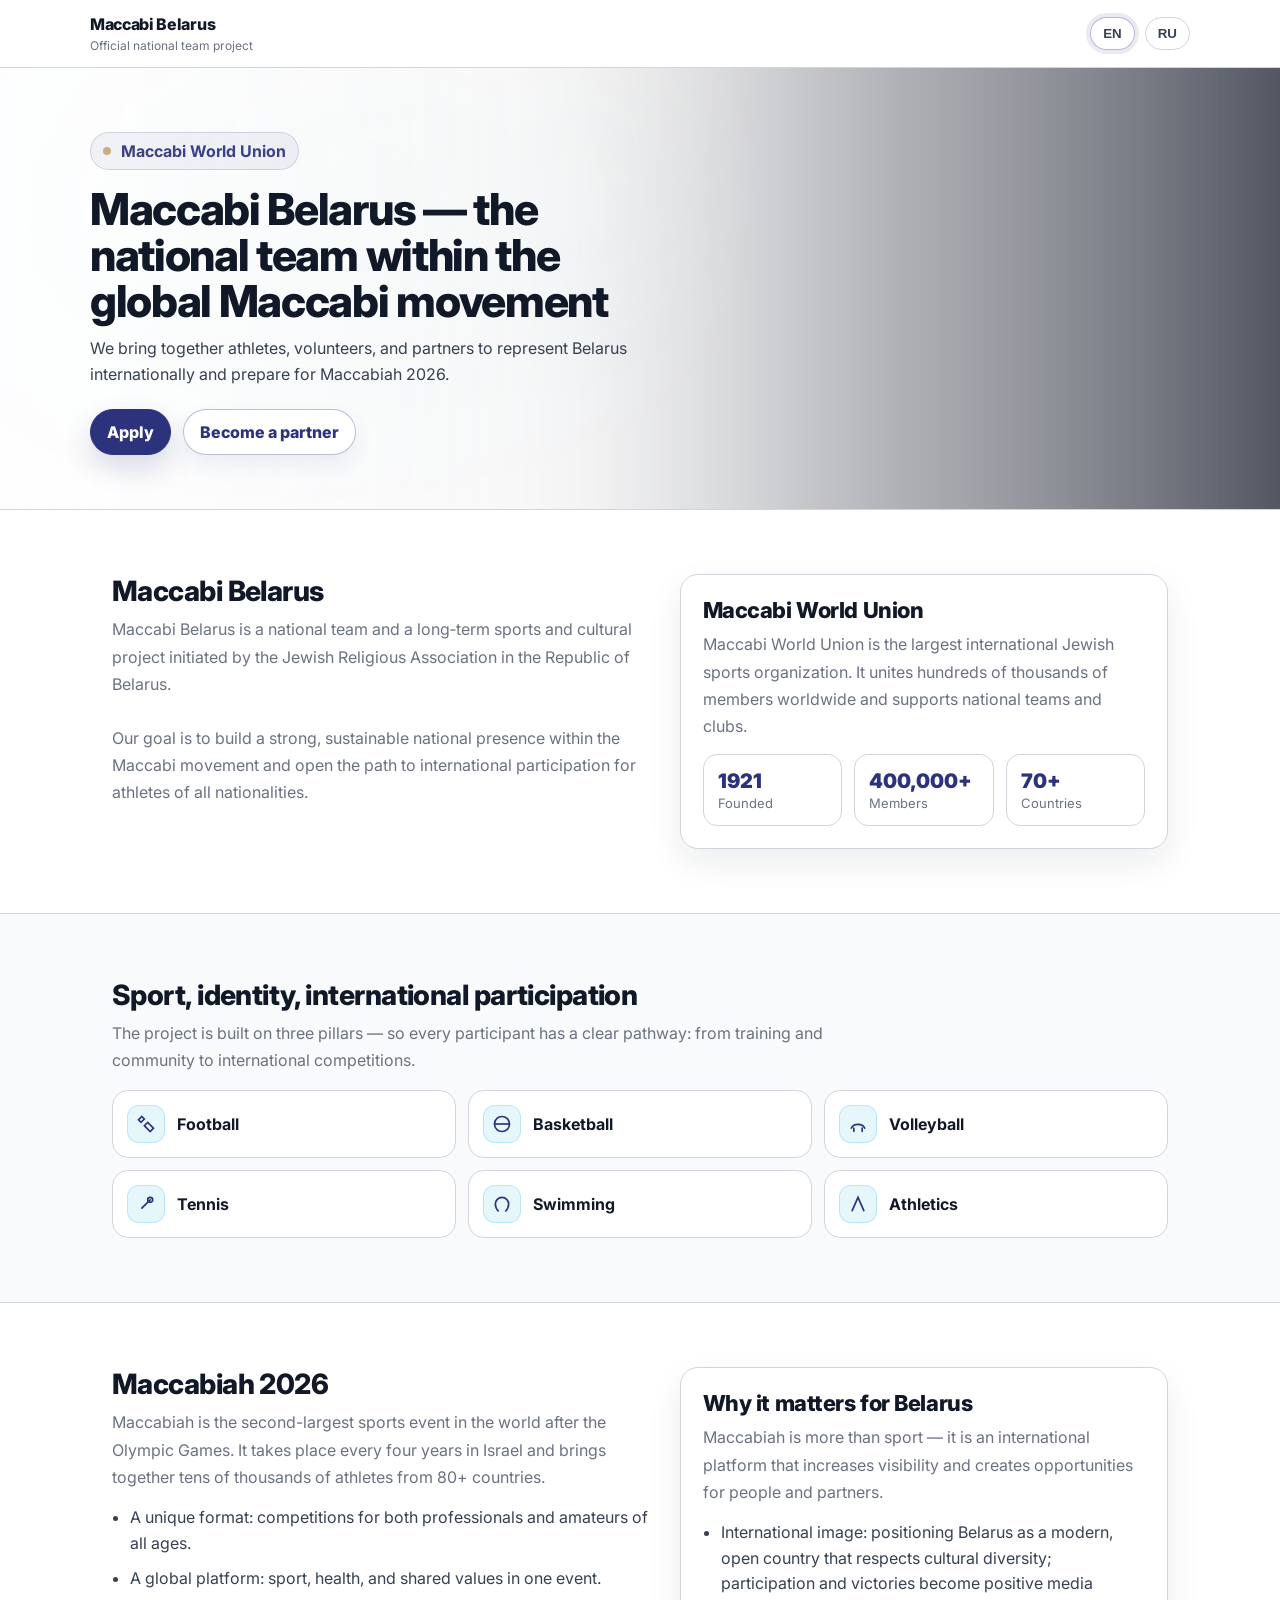
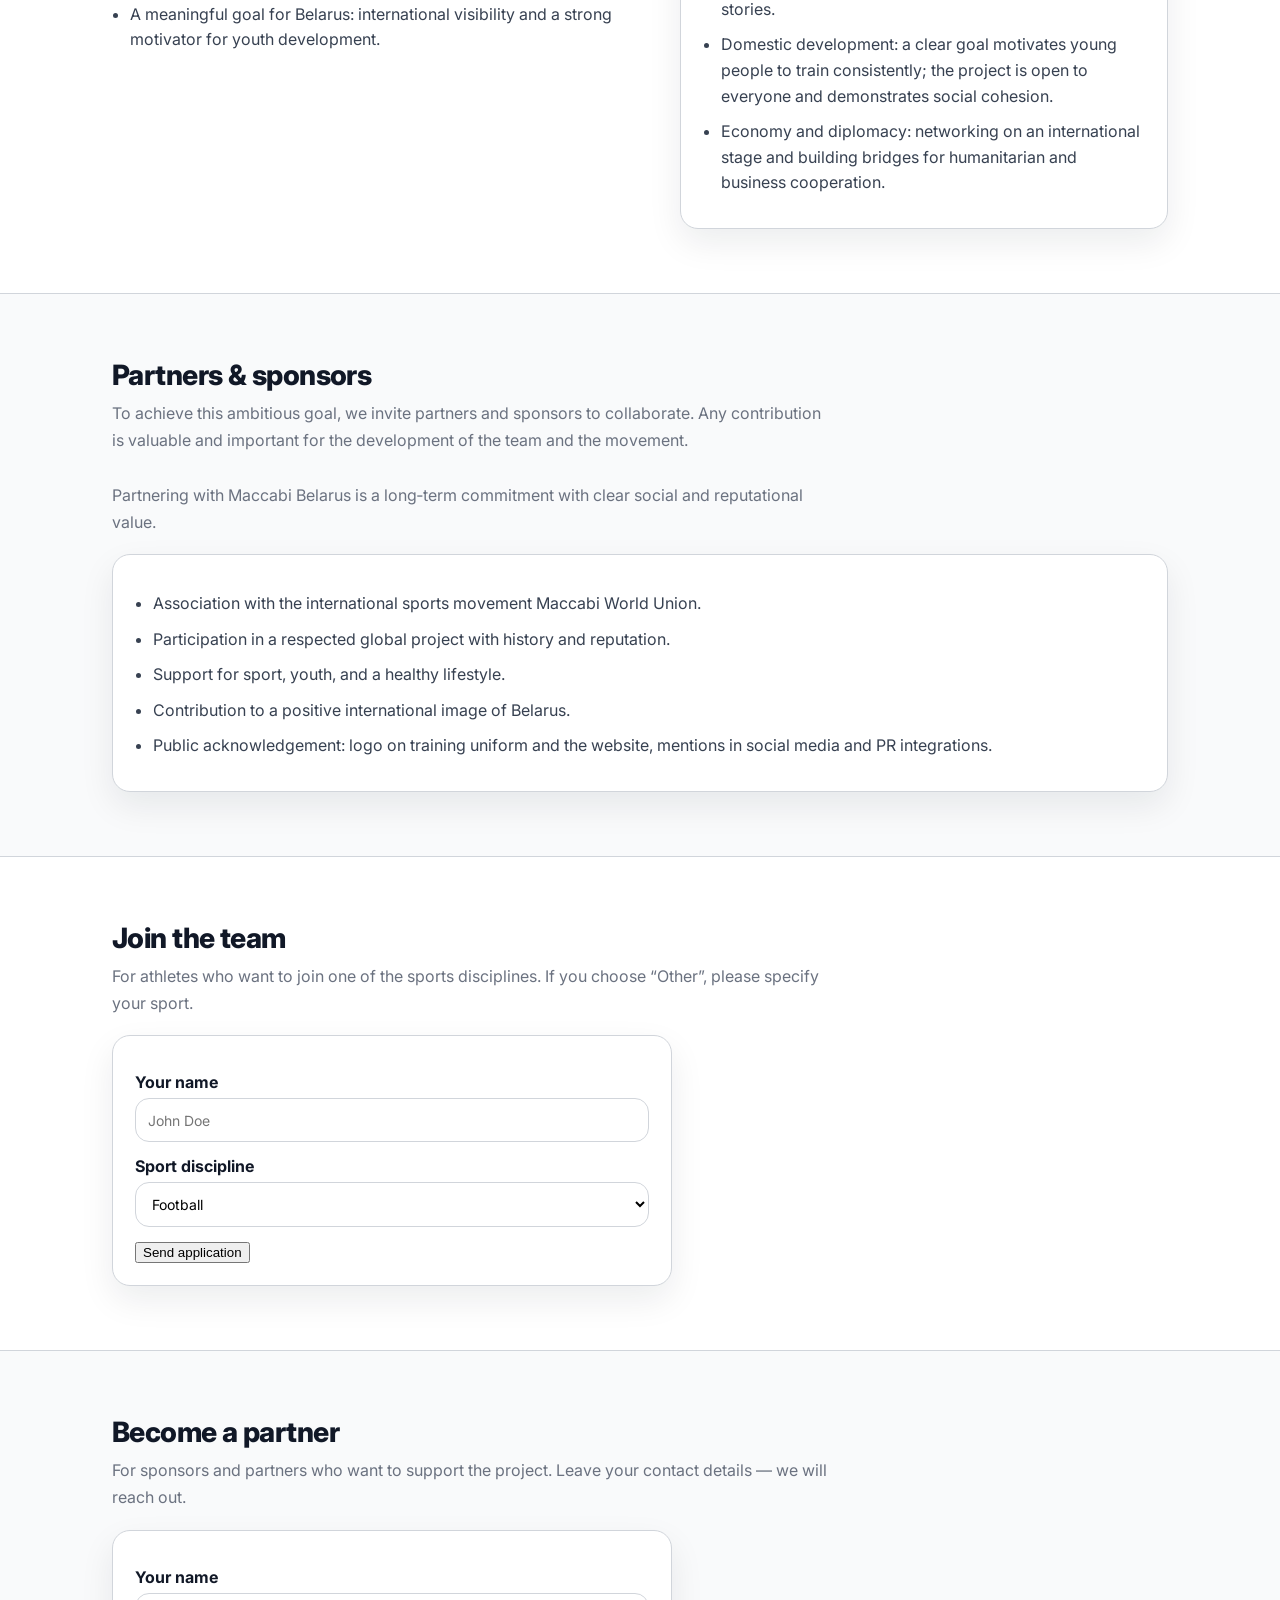
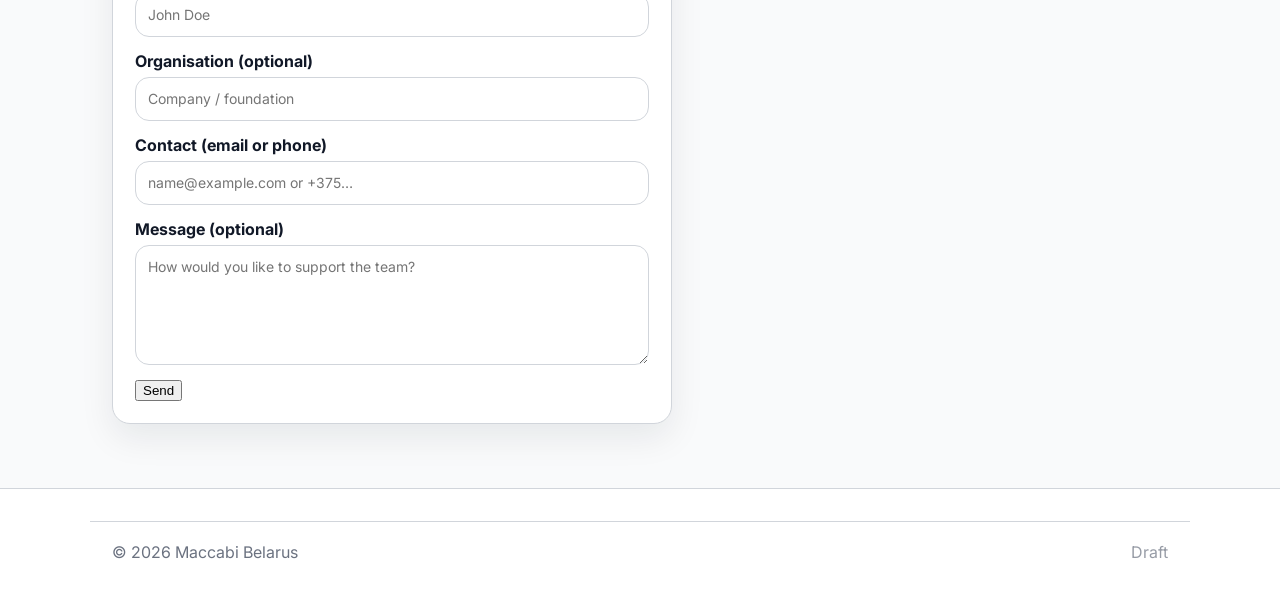
<file: docs/index.html>
<!DOCTYPE html>
<html lang="en">
<head>
  <meta charset="UTF-8" />
  <meta name="viewport" content="width=device-width, initial-scale=1.0" />
  <meta name="description" content="Maccabi Belarus — national team within the global Maccabi movement. Athletes: join the team. Partners: support the project." />
  <link rel="canonical" href="https://psyclr.github.io/maccabi/" />
  <title data-i18n-key="title">Maccabi Belarus</title>
  <link rel="stylesheet" href="styles.css" />

  <meta property="og:type" content="website" />
  <meta property="og:title" content="Maccabi Belarus" />
  <meta property="og:description" content="Athletes: join the team. Partners: support the project." />
  <meta property="og:url" content="https://psyclr.github.io/maccabi/" />

  <meta name="twitter:card" content="summary_large_image" />
  <meta name="twitter:title" content="Maccabi Belarus" />
  <meta name="twitter:description" content="Athletes: join the team. Partners: support the project." />

  <script type="application/ld+json">
  {
    "@context": "https://schema.org",
    "@type": "Organization",
    "name": "Maccabi Belarus",
    "url": "https://psyclr.github.io/maccabi/",
    "sameAs": [],
    "description": "National team project within the global Maccabi movement."
  }
  </script>
</head>
<body>
  <header class="site-nav" aria-label="Top navigation">
    <div class="container nav-inner">
      <div class="nav-brand">
        <h1 data-i18n-key="title" class="nav-title">Maccabi Belarus</h1>
        <p data-i18n-key="subtitle" class="nav-sub">Official national team project</p>
      </div>
      <div class="lang-switch" aria-label="Language switch">
        <button id="lang-en" class="lang-btn" title="English" aria-pressed="true">EN</button>
        <button id="lang-ru" class="lang-btn" title="Русский" aria-pressed="false">RU</button>
      </div>
    </div>
  </header>

  <main>
    <section class="hero" id="hero" aria-label="Hero">
      <div class="hero-media" aria-hidden="true">
        <div class="hero-poster" aria-hidden="true"></div>
        <!-- Reference-style background video. -->
        <iframe
          title="Background video"
          src="https://www.youtube.com/embed/Qrym1Lk3c1Q?autoplay=1&mute=1&controls=0&playsinline=1&loop=1&playlist=Qrym1Lk3c1Q&modestbranding=1&rel=0"
          frameborder="0"
          allow="autoplay; encrypted-media; fullscreen; picture-in-picture"
        ></iframe>
      </div>
      <div class="hero-overlay" aria-hidden="true"></div>

      <div class="container hero-inner">
        <div class="hero-kicker"><span class="hero-kicker-dot"></span><span data-i18n-key="hero.kicker">Maccabi World Union</span></div>
        <h2 data-i18n-key="hero.heading" class="hero-title">Maccabi Belarus</h2>
        <p data-i18n-key="hero.text" class="hero-lead"></p>

        <div class="hero-actions" aria-label="Hero actions">
          <a class="btn btn-primary" href="#athlete-form" data-i18n-key="hero.ctaPrimary">
            <span data-i18n-key="hero.ctaPrimary">Apply</span>
            <span class="btn-icon" aria-hidden="true">
              <svg viewBox="0 0 24 24" fill="none" xmlns="http://www.w3.org/2000/svg"><path d="M13 5l7 7-7 7" stroke="currentColor" stroke-width="2" stroke-linecap="round" stroke-linejoin="round"/><path d="M20 12H4" stroke="currentColor" stroke-width="2" stroke-linecap="round"/></svg>
            </span>
          </a>
          <a class="btn btn-secondary" href="#partner-form" data-i18n-key="hero.ctaSecondary">
            <span data-i18n-key="hero.ctaSecondary">Become a partner</span>
          </a>
        </div>
      </div>
    </section>

    <section class="section" id="about" aria-label="About">
      <div class="container grid-2">
        <div>
          <h3 data-i18n-key="maccabiBelarus.heading" class="section-title">Maccabi Belarus</h3>
          <p data-i18n-key="maccabiBelarus.text" class="section-sub"></p>
        </div>
        <div class="card" aria-label="Maccabi World Union">
          <h3 data-i18n-key="worldUnion.heading" class="section-title" style="font-size:22px">Maccabi World Union</h3>
          <p data-i18n-key="worldUnion.text" class="section-sub"></p>
          <div class="metrics" aria-label="Maccabi World Union metrics">
            <div class="metric">
              <div class="metric-value" data-i18n-key="worldUnion.metrics.0.value">1921</div>
              <div class="metric-label" data-i18n-key="worldUnion.metrics.0.label">Founded</div>
            </div>
            <div class="metric">
              <div class="metric-value" data-i18n-key="worldUnion.metrics.1.value">400,000+</div>
              <div class="metric-label" data-i18n-key="worldUnion.metrics.1.label">Members</div>
            </div>
            <div class="metric">
              <div class="metric-value" data-i18n-key="worldUnion.metrics.2.value">70+</div>
              <div class="metric-label" data-i18n-key="worldUnion.metrics.2.label">Countries</div>
            </div>
          </div>
        </div>
      </div>
    </section>

    <section class="section alt" id="disciplines" aria-label="Disciplines">
      <div class="container">
        <h3 data-i18n-key="pillars.heading" class="section-title">Sport, identity, international participation</h3>
        <p data-i18n-key="pillars.text" class="section-sub"></p>

        <div class="icon-grid" aria-label="Key disciplines">
          <div class="icon-tile"><div class="icon" aria-hidden="true"><svg viewBox="0 0 24 24" fill="none" xmlns="http://www.w3.org/2000/svg"><path d="M7 3l3 3-4 4-3-3 4-4z" stroke="currentColor" stroke-width="2"/><path d="M14 10l7 7-4 4-7-7 4-4z" stroke="currentColor" stroke-width="2"/></svg></div><div class="icon-label" data-i18n-key="form.sportOptions.0.label">Football</div></div>
          <div class="icon-tile"><div class="icon" aria-hidden="true"><svg viewBox="0 0 24 24" fill="none" xmlns="http://www.w3.org/2000/svg"><circle cx="12" cy="12" r="9" stroke="currentColor" stroke-width="2"/><path d="M3 12h18" stroke="currentColor" stroke-width="2"/></svg></div><div class="icon-label" data-i18n-key="form.sportOptions.1.label">Basketball</div></div>
          <div class="icon-tile"><div class="icon" aria-hidden="true"><svg viewBox="0 0 24 24" fill="none" xmlns="http://www.w3.org/2000/svg"><path d="M4 17c3-6 13-6 16 0" stroke="currentColor" stroke-width="2" stroke-linecap="round"/><path d="M7 17v4M17 17v4" stroke="currentColor" stroke-width="2" stroke-linecap="round"/></svg></div><div class="icon-label" data-i18n-key="form.sportOptions.2.label">Volleyball</div></div>
          <div class="icon-tile"><div class="icon" aria-hidden="true"><svg viewBox="0 0 24 24" fill="none" xmlns="http://www.w3.org/2000/svg"><path d="M7 17l10-10" stroke="currentColor" stroke-width="2" stroke-linecap="round"/><circle cx="17" cy="7" r="3" stroke="currentColor" stroke-width="2"/></svg></div><div class="icon-label" data-i18n-key="form.sportOptions.3.label">Tennis</div></div>
          <div class="icon-tile"><div class="icon" aria-hidden="true"><svg viewBox="0 0 24 24" fill="none" xmlns="http://www.w3.org/2000/svg"><path d="M8 21s-4-4-4-9a8 8 0 0 1 16 0c0 5-4 9-4 9" stroke="currentColor" stroke-width="2"/></svg></div><div class="icon-label" data-i18n-key="form.sportOptions.4.label">Swimming</div></div>
          <div class="icon-tile"><div class="icon" aria-hidden="true"><svg viewBox="0 0 24 24" fill="none" xmlns="http://www.w3.org/2000/svg"><path d="M5 20l7-16 7 16" stroke="currentColor" stroke-width="2" stroke-linecap="round"/></svg></div><div class="icon-label" data-i18n-key="form.sportOptions.5.label">Athletics</div></div>
        </div>
      </div>
    </section>

    <section class="section" id="maccabiah" aria-label="Maccabiah 2026">
      <div class="container grid-2">
        <div>
          <h3 data-i18n-key="maccabiah.heading" class="section-title">Maccabiah 2026</h3>
          <p data-i18n-key="maccabiah.text" class="section-sub"></p>
          <ul class="bullets" aria-label="Maccabiah highlights">
            <li data-i18n-key="maccabiah.items.0"></li>
            <li data-i18n-key="maccabiah.items.1"></li>
            <li data-i18n-key="maccabiah.items.2"></li>
          </ul>
        </div>
        <div class="card" id="why-belarus" aria-label="Why it matters for Belarus">
          <h3 data-i18n-key="whyBelarus.heading" class="section-title" style="font-size:22px">Why it matters for Belarus</h3>
          <p data-i18n-key="whyBelarus.text" class="section-sub"></p>
          <ul class="bullets" aria-label="Why it matters list">
            <li data-i18n-key="whyBelarus.items.0"></li>
            <li data-i18n-key="whyBelarus.items.1"></li>
            <li data-i18n-key="whyBelarus.items.2"></li>
          </ul>
        </div>
      </div>
    </section>

    <section class="section alt" id="sponsors" aria-label="Partners and sponsors">
      <div class="container">
        <h3 data-i18n-key="sponsors.heading" class="section-title">Partners & sponsors</h3>
        <p data-i18n-key="sponsors.text" class="section-sub"></p>
        <div class="card" style="margin-top:18px">
          <ul class="bullets" aria-label="Partner benefits">
            <li data-i18n-key="sponsors.benefits.0"></li>
            <li data-i18n-key="sponsors.benefits.1"></li>
            <li data-i18n-key="sponsors.benefits.2"></li>
            <li data-i18n-key="sponsors.benefits.3"></li>
            <li data-i18n-key="sponsors.benefits.4"></li>
          </ul>
        </div>
      </div>
    </section>

    <section class="section" id="athlete-form" aria-label="Athlete form">
      <div class="container">
        <h3 class="section-title" data-i18n-key="form.heading">Apply</h3>
        <p class="section-sub" data-i18n-key="form.text"></p>
        <form class="card form" id="athlete-contact-form" autocomplete="off" aria-label="Athlete form">
          <div class="field-group">
            <label for="athlete-name" data-i18n-key="form.nameLabel" id="athlete-name-label">Your name</label>
            <input type="text" id="athlete-name" name="name" required data-i18n-placeholder="form.namePlaceholder" placeholder="" />
          </div>

          <div class="field-group">
            <label for="athlete-sport" data-i18n-key="form.sportLabel" id="athlete-sport-label">Sport</label>
            <select id="athlete-sport" name="sport" required></select>
          </div>

          <div id="athlete-other-field" class="field-group" style="display:none;">
            <label for="athlete-other-details" id="athlete-other-label" data-i18n-key="form.otherLabel">Please specify</label>
            <input type="text" id="athlete-other-details" name="other-details" placeholder="" data-i18n-placeholder="form.otherPlaceholder" />
          </div>

          <button type="submit" id="athlete-submit-btn" data-i18n-key="form.submitLabel">Submit</button>
        </form>
        <div id="athlete-thank-you" class="hidden thank-you" aria-live="polite"></div>
      </div>
    </section>

    <section class="section alt" id="partner-form" aria-label="Partner form">
      <div class="container">
        <h3 class="section-title" data-i18n-key="partnerForm.heading">Partner</h3>
        <p class="section-sub" data-i18n-key="partnerForm.text"></p>
        <form class="card form" id="partner-contact-form" autocomplete="off" aria-label="Partner form">
          <div class="field-group">
            <label for="partner-name" data-i18n-key="partnerForm.nameLabel">Name</label>
            <input type="text" id="partner-name" name="name" required data-i18n-placeholder="partnerForm.namePlaceholder" placeholder="" />
          </div>

          <div class="field-group">
            <label for="partner-org" data-i18n-key="partnerForm.orgLabel">Organisation</label>
            <input type="text" id="partner-org" name="org" data-i18n-placeholder="partnerForm.orgPlaceholder" placeholder="" />
          </div>

          <div class="field-group">
            <label for="partner-contact" data-i18n-key="partnerForm.contactLabel">Contact</label>
            <input type="email" id="partner-contact" name="contact" required data-i18n-placeholder="partnerForm.contactPlaceholder" placeholder="" />
          </div>

          <div class="field-group">
            <label for="partner-message" data-i18n-key="partnerForm.messageLabel">Message</label>
            <textarea id="partner-message" name="message" rows="4" data-i18n-placeholder="partnerForm.messagePlaceholder" placeholder=""></textarea>
          </div>

          <button type="submit" id="partner-submit-btn" data-i18n-key="partnerForm.submitLabel">Send</button>
        </form>
        <div id="partner-thank-you" class="hidden thank-you" aria-live="polite"></div>
      </div>
    </section>
  </main>

  <footer class="site-footer" aria-label="Footer">
    <div class="container footer-inner">
      <span data-i18n-key="footer.copy">© 2026 Maccabi Belarus</span>
      <span style="opacity:.7">Draft</span>
    </div>
  </footer>

  <script src="app.js"></script>
</body>
</html>
</file>
<file: docs/styles.css>
/* Maccabi Belarus landing — reference-inspired UI (mb-web-ashen)
   Using MWU palette: #2c327c, #0fb3e1, #c8af7f
*/

@import url('https://fonts.googleapis.com/css2?family=Inter:wght@400;500;600;700;800&display=swap');

:root{
  --bg: #ffffff;
  --surface: #f9fafb;
  --text: #111827;
  --muted: #6b7280;
  --border: #d1d5db; /* sharper lines like the reference */

  /* MWU palette */
  --blue: #2c327c;
  --cyan: #0fb3e1;
  --gold: #c8af7f;

  /* UI */
  --radius: 18px;
  --shadow: 0 14px 34px rgba(17,24,39,.08);
  --max: 1100px;
}

*{box-sizing:border-box}
html,body{height:100%}
body{
  margin:0;
  font-family: Inter, system-ui, -apple-system, Segoe UI, Roboto, Arial, sans-serif;
  background: var(--bg);
  color: var(--text);
}

a{color:inherit;text-decoration:none}

.container{max-width:var(--max);margin:0 auto;padding:0 22px}

/* Top nav like reference */
.site-nav{
  position: sticky;
  top: 0;
  z-index: 20;
  background: rgba(255,255,255,0.86);
  backdrop-filter: blur(10px);
  border-bottom: 1px solid var(--border);
}
.nav-inner{display:flex;align-items:center;justify-content:space-between;padding:14px 0}

.nav-brand{display:flex;flex-direction:column;gap:4px}
.nav-title{margin:0;font-size:16px;font-weight:800;letter-spacing:-0.02em}
.nav-sub{margin:0;font-size:12px;color:var(--muted)}

.lang-switch{display:flex;gap:10px;align-items:center}
.lang-btn{
  border: 1px solid var(--border);
  background: #fff;
  color: #374151;
  padding: 8px 12px;
  border-radius: 999px;
  cursor: pointer;
  font-weight: 700;
}
.lang-btn-active{border-color: rgba(44,50,124,.35); box-shadow: 0 0 0 4px rgba(44,50,124,.10)}

/* Hero with video */
.hero{
  position: relative;
  overflow: hidden;
  border-bottom: 1px solid var(--border);
}
.hero-media{
  position: absolute;
  inset: 0;
  pointer-events: none;
  background: #0b1020;
}
.hero-poster{
  position:absolute;
  inset:0;
  background-image:
    linear-gradient(90deg, rgba(255,255,255,0.92) 0%, rgba(255,255,255,0.78) 45%, rgba(255,255,255,0.38) 70%, rgba(255,255,255,0.10) 100%),
    url('https://i.ytimg.com/vi/Qrym1Lk3c1Q/maxresdefault.jpg');
  background-size: cover;
  background-position: center;
  filter: saturate(1.05) contrast(1.05);
}
.hero-media iframe{
  position:absolute;
  top:50%; left:50%;
  width: 120vw;
  height: 68vw;
  min-height: 100vh;
  min-width: 177.78vh;
  transform: translate(-50%,-50%);
  filter: saturate(1.1) contrast(1.05);
}
.hero-overlay{
  position:absolute;
  inset:0;
  background:
    linear-gradient(90deg, rgba(255,255,255,0.95) 0%, rgba(255,255,255,0.86) 40%, rgba(255,255,255,0.55) 62%, rgba(255,255,255,0.22) 100%),
    radial-gradient(900px 500px at 18% 40%, rgba(15,179,225,0.14), transparent 60%),
    radial-gradient(700px 380px at 28% 20%, rgba(200,175,127,0.12), transparent 60%);
}

.hero-inner{position:relative;padding:64px 0 54px}
.hero-kicker{
  display:inline-flex;
  align-items:center;
  gap:10px;
  font-weight:700;
  color: rgba(44,50,124,.92);
  background: rgba(44,50,124,.06);
  border: 1px solid rgba(44,50,124,.16);
  padding: 8px 12px;
  border-radius: 999px;
}
.hero-kicker-dot{width:8px;height:8px;border-radius:999px;background: var(--gold)}

.hero-title{margin:16px 0 10px; font-size: 44px; line-height:1.05; font-weight: 800; letter-spacing:-0.03em; max-width: 18ch}
.hero-lead{margin:0; font-size: 16px; line-height:1.65; color:#374151; max-width: 62ch}

.hero-actions{margin-top:22px; display:flex; gap:12px; flex-wrap:wrap}

.btn{
  display:inline-flex; align-items:center; gap:10px;
  border-radius: 999px;
  padding: 12px 16px;
  font-weight: 800;
  border: 1px solid var(--border);
}
.btn-primary{background: var(--blue); border-color: var(--blue); color: #fff; box-shadow: 0 12px 28px rgba(44,50,124,.18)}
.btn-secondary{background: #fff; color: var(--blue); border-color: rgba(44,50,124,.32); box-shadow: 0 10px 22px rgba(44,50,124,.08)}
.btn{transition: transform .12s ease, box-shadow .12s ease, border-color .12s ease}
.btn:hover{transform: translateY(-1px); border-color: rgba(44,50,124,.44)}

.btn-icon{width:16px;height:16px;display:inline-block}

/* Sections */
.section{padding: 64px 0}
.section.alt{background: var(--surface); border-top: 1px solid var(--border); border-bottom: 1px solid var(--border)}

.section-title{margin:0;font-size:28px;font-weight:800;letter-spacing:-0.02em}
.section-sub{margin:8px 0 0;color:var(--muted);max-width: 72ch;line-height:1.7;white-space: pre-line}

.grid-2{display:grid;grid-template-columns: 1.05fr 0.95fr;gap: 28px;align-items:start}

.card{
  background:#fff;
  border: 1px solid var(--border);
  border-radius: var(--radius);
  box-shadow: var(--shadow);
  padding: 22px;
}

.bullets{margin: 14px 0 0; padding-left: 18px; color:#374151; line-height:1.6}
.bullets li{margin: 10px 0}

.metrics{margin-top: 14px; display:grid; grid-template-columns: repeat(3, minmax(0, 1fr)); gap: 12px}
.metric{border: 1px solid var(--border); border-radius: 14px; padding: 14px; background: #fff}
.metric-value{font-weight:900; font-size: 20px; color: var(--blue)}
.metric-label{margin-top:2px;color: var(--muted); font-size: 13px}

/* Disciplines (reference-style icon grid) */
.icon-grid{margin-top: 16px; display:grid; grid-template-columns: repeat(3, minmax(0,1fr)); gap: 12px}
.icon-tile{
  border: 1px solid var(--border);
  border-radius: 16px;
  padding: 14px;
  background: #fff;
  display:flex;
  align-items:center;
  gap: 12px;
}
.icon{
  width: 38px; height: 38px;
  border-radius: 12px;
  display:grid; place-items:center;
  background: rgba(15,179,225,.10);
  border: 1px solid rgba(15,179,225,.22);
  color: var(--blue);
}
.icon svg{width:20px;height:20px}
.icon-label{font-weight:700; color:#111827}

/* Form */
.form{margin-top: 18px; max-width: 560px}
.field-group{margin:14px 0; display:flex; flex-direction:column; gap:6px}
label{font-weight: 700; color:#111827}
input,select,textarea{
  padding: 12px 12px;
  border: 1px solid var(--border);
  border-radius: 14px;
  min-height: 44px;
  font-size: 14px;
  background: #fff;
  font-family: inherit;
}
textarea{min-height: 120px; resize: vertical}
#submit-btn{width:100%; margin-top: 6px; background: var(--blue); border: 1px solid var(--blue); color:#fff; padding: 12px 16px; border-radius: 999px; cursor:pointer; font-weight: 800}
.thank-you{margin-top:16px;padding:16px;border-radius:14px;background: rgba(15,179,225,.08); border:1px solid rgba(15,179,225,.20); color:#0f172a}
.hidden{display:none}

/* Footer */
.site-footer{padding: 32px 0; color: var(--muted)}
.footer-inner{display:flex;align-items:center;justify-content:space-between;gap:12px;flex-wrap:wrap;border-top:1px solid var(--border);padding-top:20px}

@media (max-width: 900px){
  .grid-2{grid-template-columns: 1fr}
  .hero-title{font-size: 36px}
  .metrics{grid-template-columns: 1fr}
  .icon-grid{grid-template-columns: 1fr}

}
</file>
